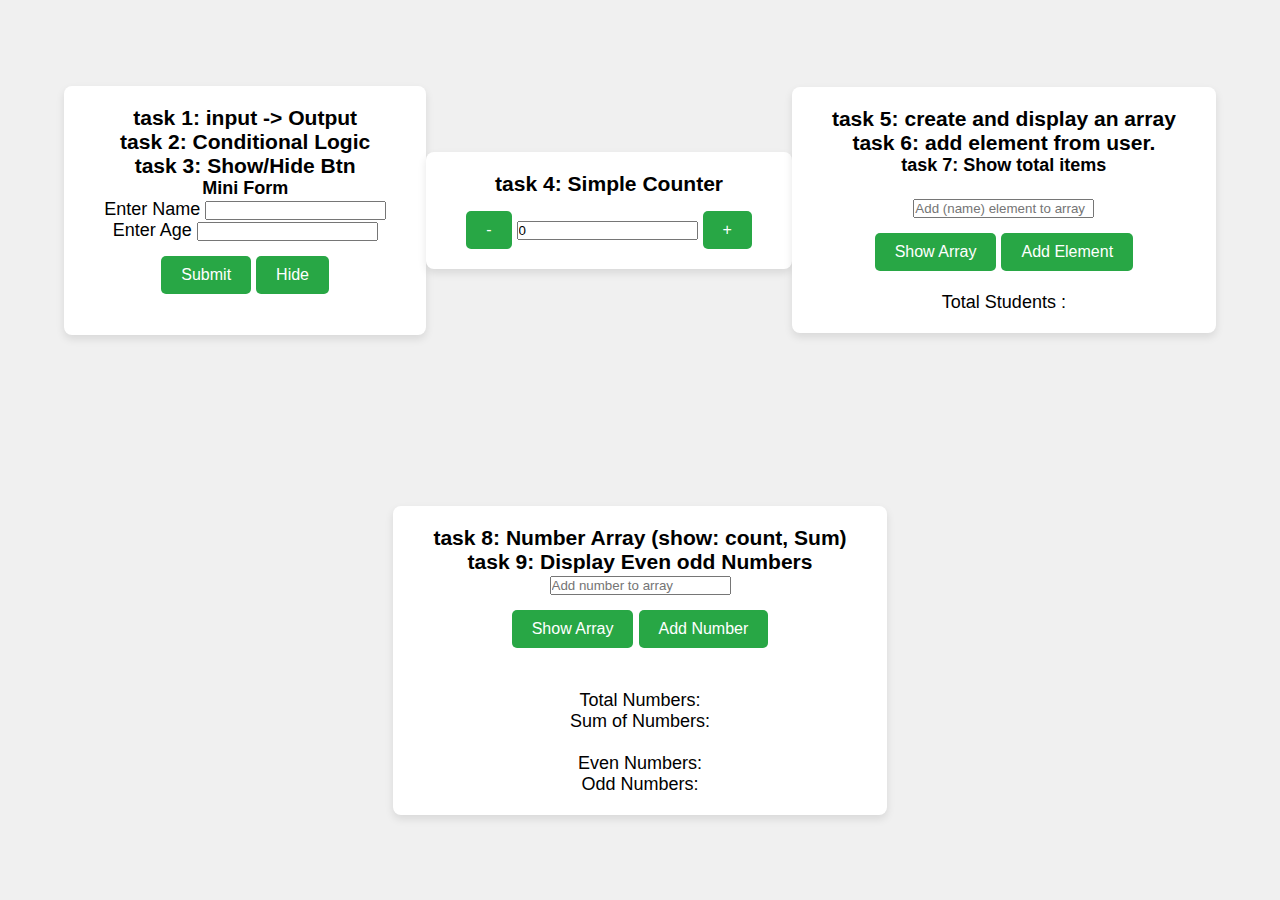
<file: day 3/index.html>
<!DOCTYPE html>
<html lang="en">

<head>
    <meta charset="UTF-8">
    <meta name="viewport" content="width=device-width, initial-scale=1.0">
    <title>day 3</title>
    <link rel="stylesheet" href="/style.css">
</head>

<body>
    <div>
        <h3>task 1: input -> Output</h3>
        <h3>task 2: Conditional Logic</h3>
        <h3>task 3: Show/Hide Btn</h3>
        <h4>Mini Form</h4>
        <form action="">
            Enter Name <input type="text" id="name"><br>
            Enter Age <input type="Number" id="age"><br>
            <button id="btn1" class="btn">Submit</button> <button id="showM" class="btn">Hide</button>
        </form><br>
        <p id="showOP"></p>
    </div>

    <div>
        <h3>task 4: Simple Counter</h3>

        <button class="btn" id="decBtn"> - </button> <input type="text" id="numShow" value=0 readonly>
        <button class="btn" id="incBtn"> + </button>
    </div>
    <br>
    <div>
        <h3>task 5: create and display an array</h3>
        <h3>task 6: add element from user.</h3>
        <h4>task 7: Show total items</h4>
        <br>
        <input type="text" id="arrInput" placeholder="Add (name) element to array"><br>
        <button class="btn" id="arrBtn">
            Show Array</button>
        <button class="btn" id="addElem">Add Element</button>
        <br>
        <br>
        <p id="arrShow"></p>
        <p>Total Students : <span id="totalStudents"></span></p>
    </div>

    <div>
        <h3>task 8: Number Array (show: count, Sum)</h3>
        <h3>task 9: Display Even odd Numbers </h3>
        <input type="number" id="numArrInput" placeholder="Add number to array"><br>
        <button class="btn" id="numArrBtn">Show Array</button>
        <button class="btn" id="addNumElem">Add Number</button>
        <br><br>
        <p id="numArrShow"></p>
        <br>
        <p>Total Numbers: <span id="totalNumbers"></span></p>
        <p>Sum of Numbers: <span id="sumOfNumbers"></span></p>
        <br>
        <p>Even Numbers: <span id="evenNumbers"></span></p>
        <p>Odd Numbers: <span id="oddNumbers"></span></p>
    </div>
</body>
<script src="script.js"></script>

</html>
</file>
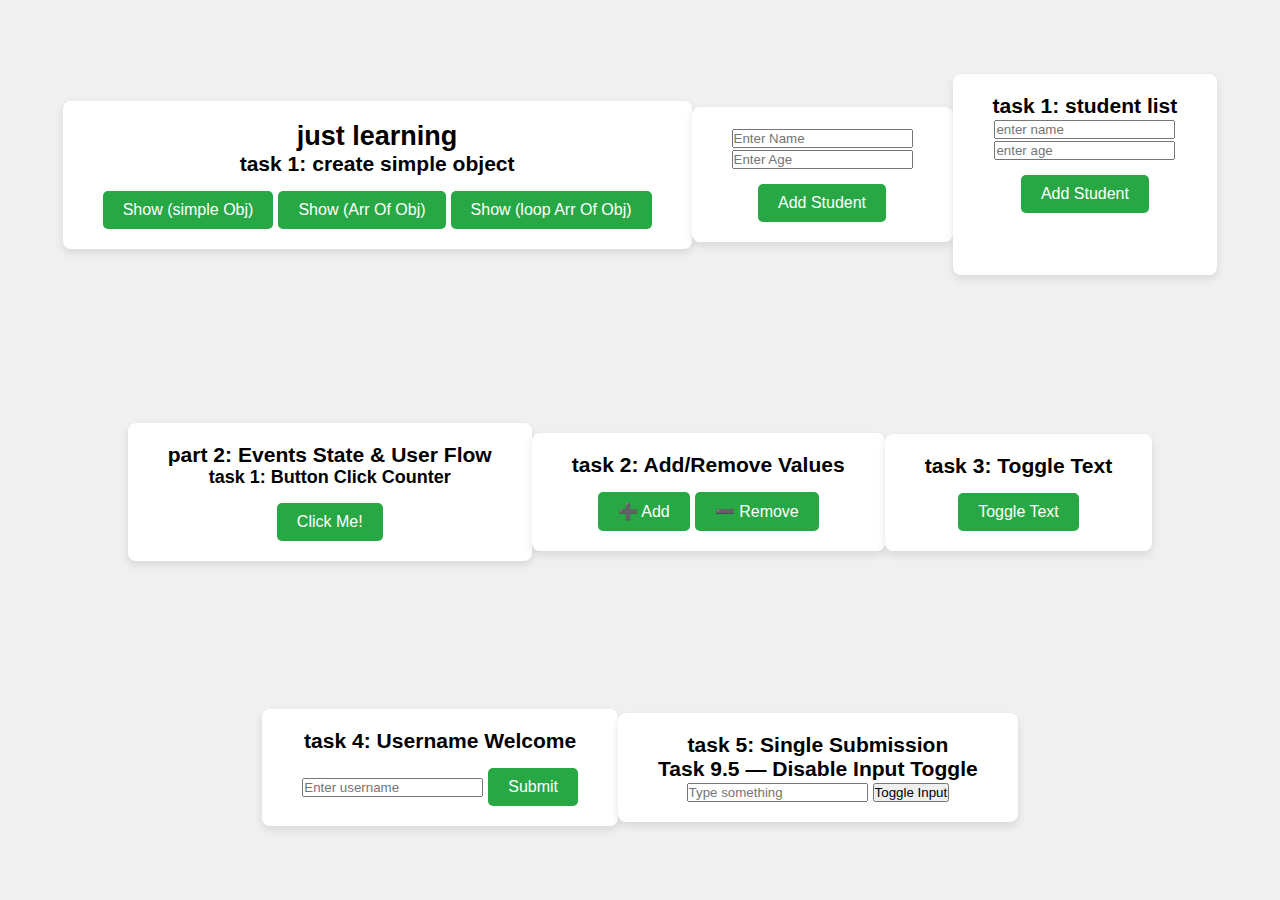
<file: day 4/index.html>
<!DOCTYPE html>
<html lang="en">

<head>
    <meta charset="UTF-8">
    <meta name="viewport" content="width=device-width, initial-scale=1.0">
    <title>Day 4 </title>
    <link rel="stylesheet" href="/style.css">
</head>

<body>
    <div>
        <h2>just learning</h2>
        <h3>task 1: create simple object</h3>
        <p id="output"></p>
        <button onclick="show1()" class="btn">Show (simple Obj)</button>
        <button onclick="show2()" class="btn">Show (Arr Of Obj)</button>
        <button onclick="show3()" class="btn">Show (loop Arr Of Obj)</button>

    </div>

    <div>
        <!-- task learning: -->
        <!-- creating objects dynamically and adding it into array -->
        <input type="text" id="name" placeholder="Enter Name"><br>
        <input type="number" id="age" placeholder="Enter Age"><br>
        <button onclick="addStudent()" class="btn">Add Student</button>
        <p id="studentList"></p>
    </div>

    <div>
        <h3>task 1: student list</h3>
        <input type="text" placeholder="enter name" id="Sname">
        <br>
        <input type="number" placeholder="enter age" id="Sage">
        <br>
        <!--<button> Show List </button>-->
        <button onclick="AddStu()" class="btn"> Add Student </button>
        <p id="Slist">

        </p><br>
        <p id="above"></p>
        <br>
        <p id="below"></p>
        <p id="showCount"></p>
    </div>
    <!-- part 2 started -->
    <div>
        <h3>part 2: Events State & User Flow</h3>
        <h4>task 1: Button Click Counter</h4>
        <button onclick="countClicks()" class="btn" id="btnCount">Click Me!</button>
        <p id="clickCount"></p>
    </div>
    <div>

        <h3>task 2: Add/Remove Values</h3>
        <button onclick="addValue()" class="btn">➕ Add</button>
        <button onclick="removeValue()" class="btn">➖ Remove</button>
        <p id="currentValue"></p>

    </div>
    <div>
        <h3>task 3: Toggle Text</h3>
        <button onclick="toggleText()" class="btn">Toggle Text</button>
        <p id="toggleOutput"></p>
    </div>
    <div>
      
        <h3>task 4: Username Welcome</h3>
        <input type="text" id="username" placeholder="Enter username">
        <button onclick="submitUsername()" class="btn">Submit</button>
        <p id="displayUsername"></p>

    </div>
    <div>
       
        <h3>task 5: Single Submission</h3>
        <h3>Task 9.5 — Disable Input Toggle</h3>
    <input type="text" id="singleInput" placeholder="Type something">
    <button onclick="singleSubmit()">Toggle Input</button>
    <p id="submissionMessage"></p>
    </div>

</body>
<script src="script.js"></script>

</html>
</file>
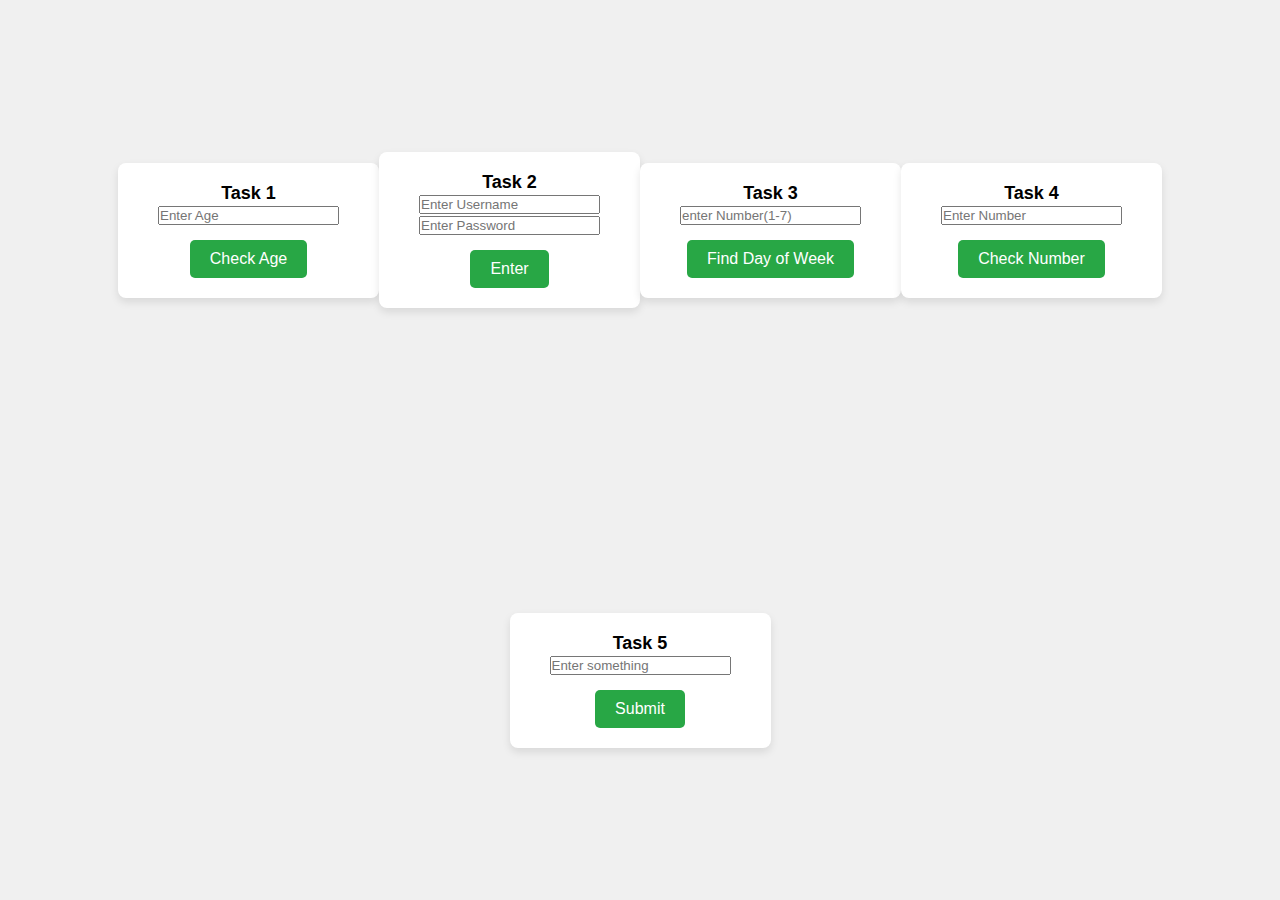
<file: day 5/index.html>
<!DOCTYPE html>
<html lang="en">

<head>
    <meta charset="UTF-8">
    <meta name="viewport" content="width=device-width, initial-scale=1.0">
    <title>Day 5</title>
    <link rel="stylesheet" href="/style.css">
</head>

<body>
    <div>
        <h4>Task 1</h4>
        <input type="text" placeholder="Enter Age" id="ageInput"> <br>
        <button class="btn" id="checkBtn"> Check Age </button><br>
        <p id="display"></p>
    </div>
    <div>
        <h4>Task 2</h4>
        <input type="text" placeholder="Enter Username" id="usernameInput">
        <br>
        <input type="password" placeholder="Enter Password" id="passInput"> <br>
        <button class="btn" id="enterBtn">Enter</button>
        <br>
        <p id="displayMessage"></p>
    </div>
    <div>
        <h4>Task 3</h4>
        <input type="text" placeholder="enter Number(1-7)" id="numInput">
        <br>
        <button class="btn" id="findDay"> Find Day of Week</button>
        <br>
        <p id="displayDay"></p>
    </div>
    <div>
        <h4>Task 4</h4>
        <input type="text" placeholder="Enter Number" id="numberInput">
        <br>
        <button class="btn" id="checkNum"> Check Number</button>
        <br>
        <p id="displayNature"></p>
    </div>
    <div>
        <h4>Task 5</h4>
        <input type="text" id="textInput" placeholder="Enter something">
        <br>

        <button class="btn" id="processBtn">Submit</button>

        <p id="displayMsg"></p>
    </div>
</body>
<script src="script.js"></script>

</html>
</file>
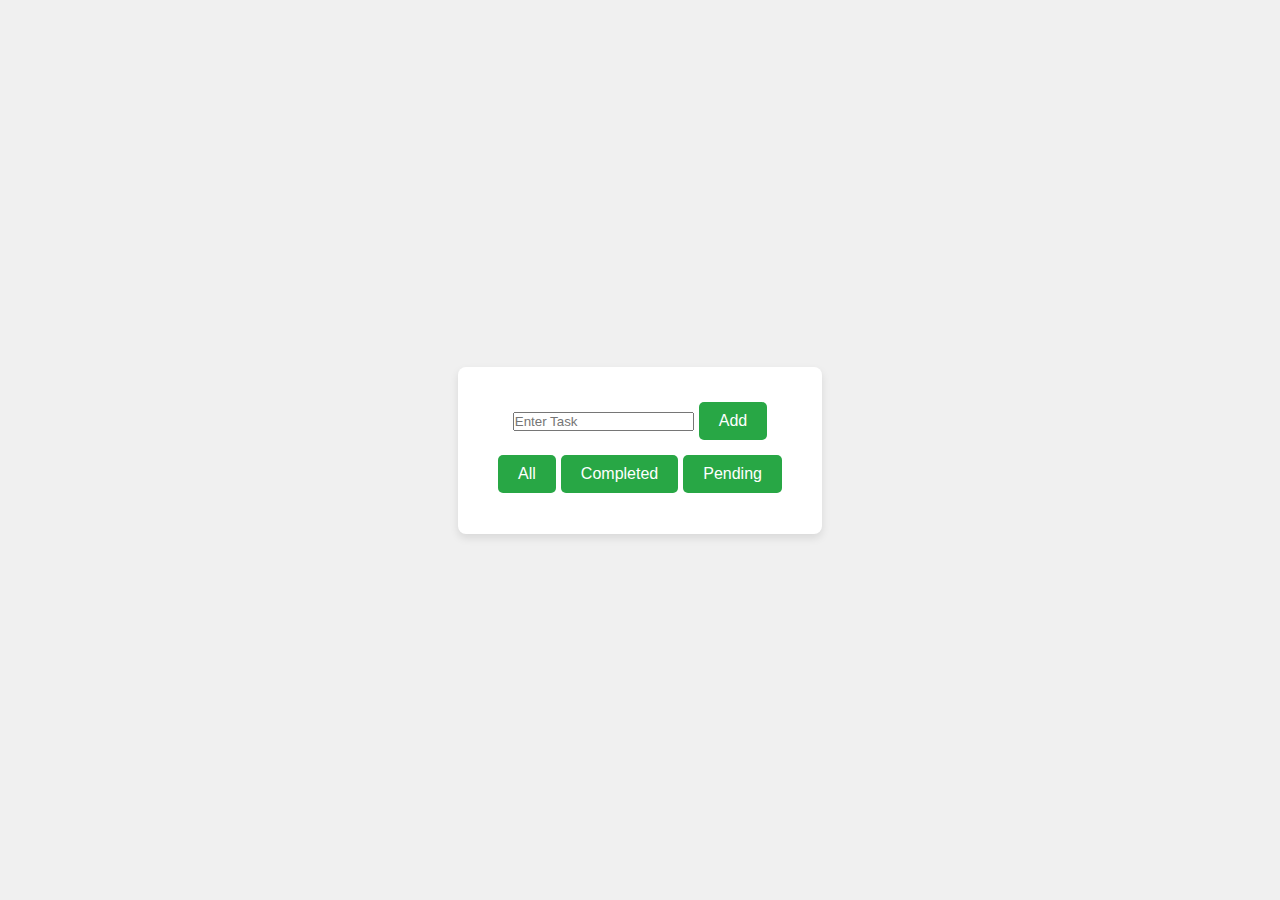
<file: day 6/index.html>
<!DOCTYPE html>
<html lang="en">

<head>
    <meta charset="UTF-8">
    <meta name="viewport" content="width=device-width, initial-scale=1.0">
    <title>Day 6</title>
    <link rel="stylesheet" href="/style.css">
    <style>
        .list-item {
            display: flex;
            justify-content: space-between;
            width: 300px;
            margin-top: 0;
            padding: 8px;
        }
    </style>
</head>

<body>
    <div>
        <input type="text" placeholder="Enter Task" id="itemInput">

        <button class="btn" id="addBtn"> Add </button>
        <br>
        <button onclick="setFilter('all')" class="btn">All</button>
        <button onclick="setFilter('done')" class="btn">Completed</button>
        <button onclick="setFilter('pending')" class="btn">Pending</button>



        <br>
        <p id="Msg"></p>

        <ul id="list" style="list-style:none ;"></ul>
        <br>
        <p id="itemCount"></p>
    </div>
</body>
<script src="script.js"></script>

</html>
</file>
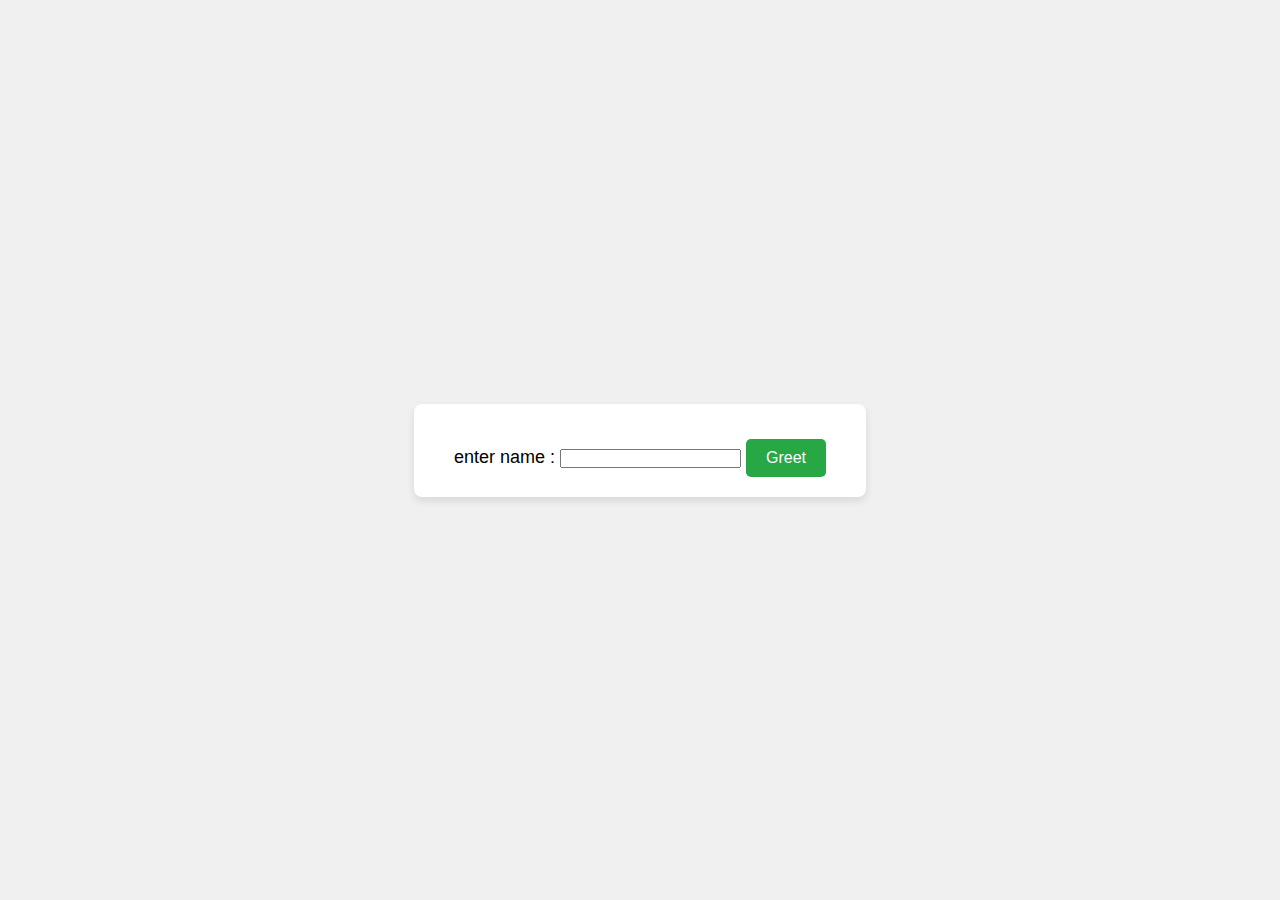
<file: day 7/index.html>
<!DOCTYPE html>
<html lang="en">

<head>
    <meta charset="UTF-8">
    <meta name="viewport" content="width=device-width, initial-scale=1.0">
    <title>Document</title>
    <link rel="stylesheet" href="/style.css">
</head>

<body>
    <div>
        enter name : <input type="text" id="nameInput">
        <button id="greetButton" class="btn" onclick="greet()">Greet</button>
        <p id="greetMsg"></p>
    </div>
</body>
<script src="script.js"></script>

</html>
</file>
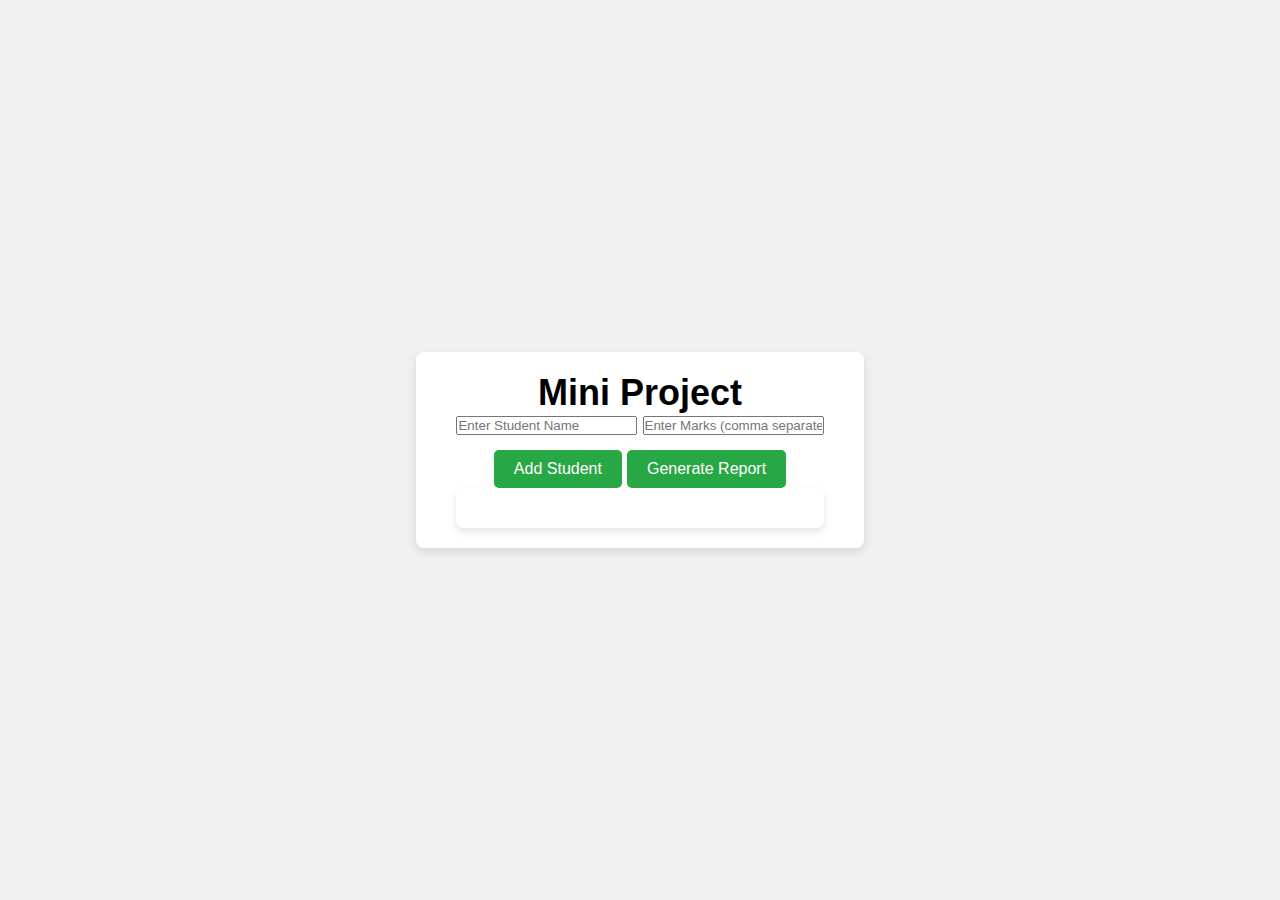
<file: mini Project before 14/index.html>
<!DOCTYPE html>
<html lang="en">

<head>
    <meta charset="UTF-8">
    <meta name="viewport" content="width=device-width, initial-scale=1.0">
    <title>Document</title>
    <link rel="stylesheet" href="/style.css">
</head>

<body>
    <div>
        <h1>Mini Project</h1>
        <input type="text" id="studentName" placeholder="Enter Student Name">
        <input type="text" id="studentMarks" placeholder="Enter Marks (comma separated)"> <br>
        <button class="btn" id="addStudentBtn" onclick="addStudent()">Add Student</button>
        <button class="btn" id="generateReportBtn" onclick="generateReport()">Generate Report</button> <br>
        <div id="report"></div>
    </div>
</body>
<script src="script.js"></script>

</html>
</file>
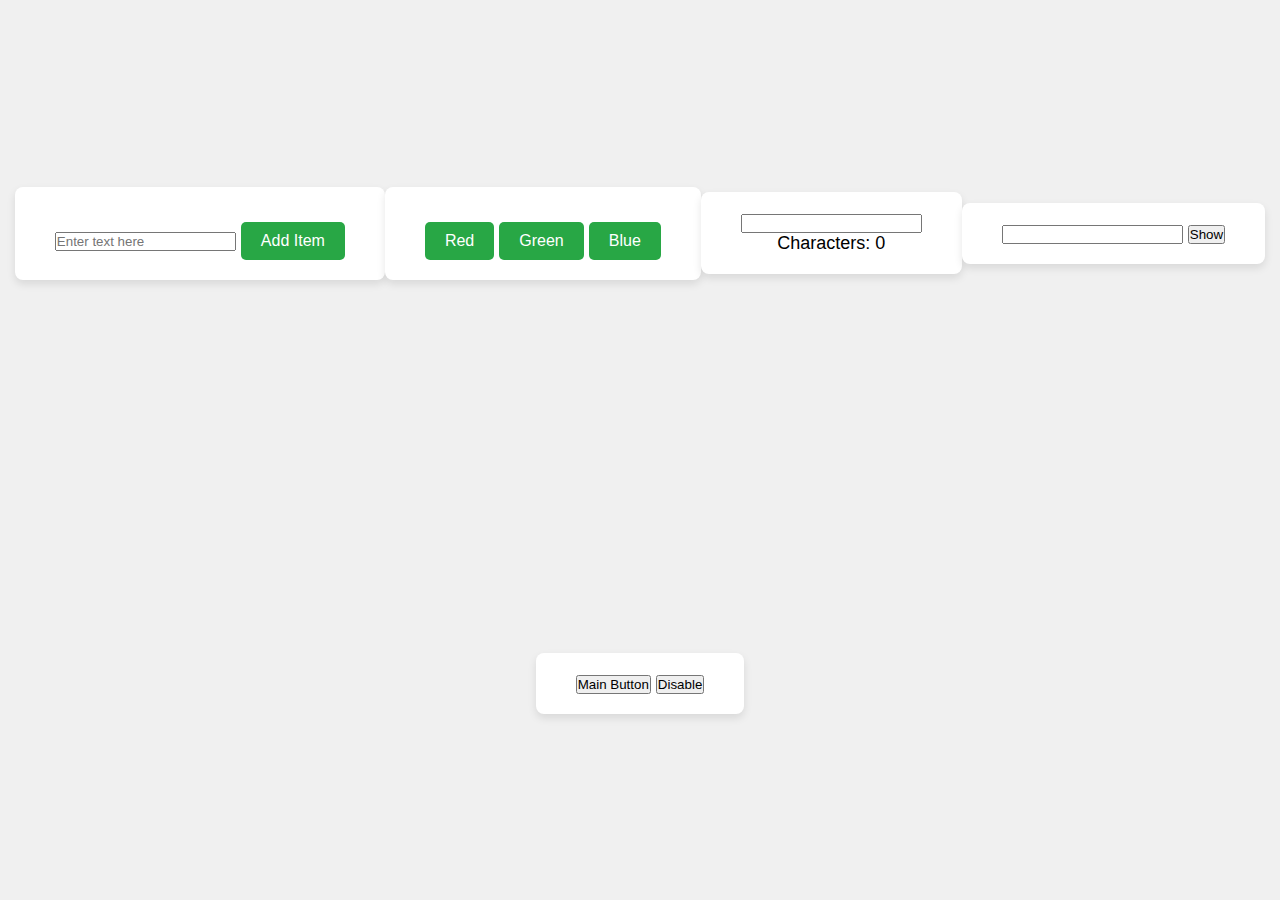
<file: practice before day 13/index.html>
<!DOCTYPE html>
<html lang="en">

<head>
    <meta charset="UTF-8">
    <meta name="viewport" content="width=device-width, initial-scale=1.0">
    <title>Document</title>
    <link rel="stylesheet" href="/style.css">
</head>

<body>
    <!-- task 3  -->
    <div>
        <input type="text" id="input-text" placeholder="Enter text here">
        <button id="addItem" class="btn">Add Item</button>
        <ul id="itemList"></ul>
    </div>

    <!-- task -->
    <div>
        <button class="btn changeColor" onclick="changeBg('red')">Red</button>
        <button class="btn changeColor" onclick="changeBg('green')">Green</button>
        <button class="btn changeColor" onclick="changeBg('blue')">Blue</button>
    </div>
    <div>
        <input type="text" id="textInput">
        <p id="charCount">Characters: 0</p>
    </div>
    <div>
        <input type="password" id="passwordInput">
<button id="toggleBtn">Show</button>

    </div>
    <div>
        <button id="mainBtn">Main Button</button>
<button id="toggleBtn2">Disable</button>

    </div>
</body>
<script src="script.js"></script>

</html>
</file>
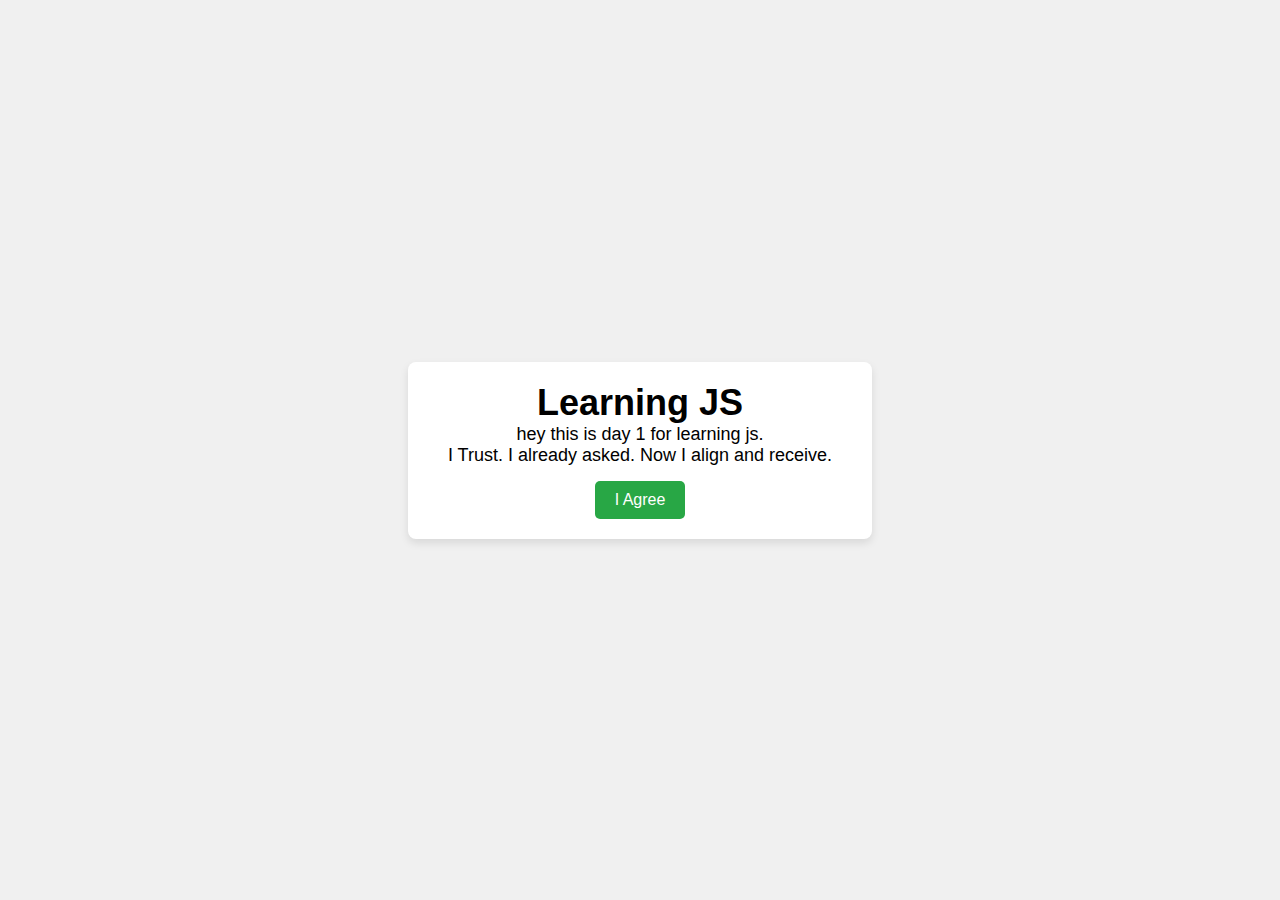
<file: day 1/part 1/index.html>
<!DOCTYPE html>
<html lang="en">

<head>
    <meta charset="UTF-8">
    <meta name="viewport" content="width=device-width, initial-scale=1.0">
    <title>day 1 (part 1)</title>
    <link rel="stylesheet" href="/style.css">
</head>

<body>
    <div>
        <h1 id="pg-heading">Learning JS</h1>
        <p class="pg-text">hey this is day 1 for learning js.</p>
        <p class="pg-text">I Trust. I already asked. Now I align and receive.</p>
        <button class="btn">I Agree</button>
    </div>
</body>

<script src="script.js"></script>

</html>
</file>
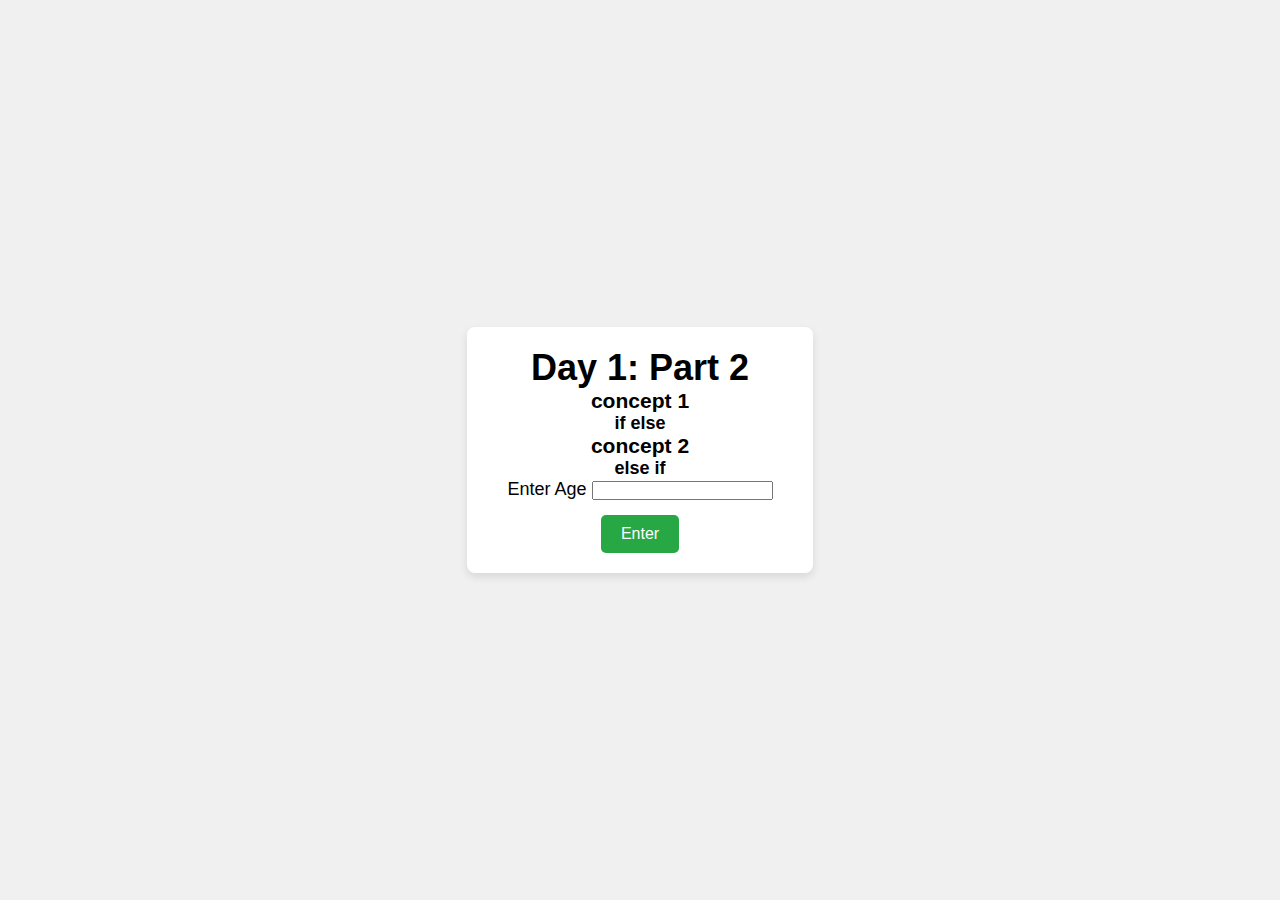
<file: day 1/part 2/index.html>
<!DOCTYPE html>
<html lang="en">

<head>
    <meta charset="UTF-8">
    <meta name="viewport" content="width=device-width, initial-scale=1.0">
    <title>day 1 (part 2) </title>
    <link rel="stylesheet" href="/style.css">
</head>

<body>
    <div>
        <h1>Day 1: Part 2</h1>

        <h3>concept 1</h3>
        <h4>if else</h4>
        <h3>concept 2</h3>
        <h4>else if</h4>

        Enter Age <input id="ip-1" type="number"><br>
        <button class="btn">Enter</button>
        <p></p>
        

    </div>
</body>

<script src="script.js"></script>

</html>
</file>
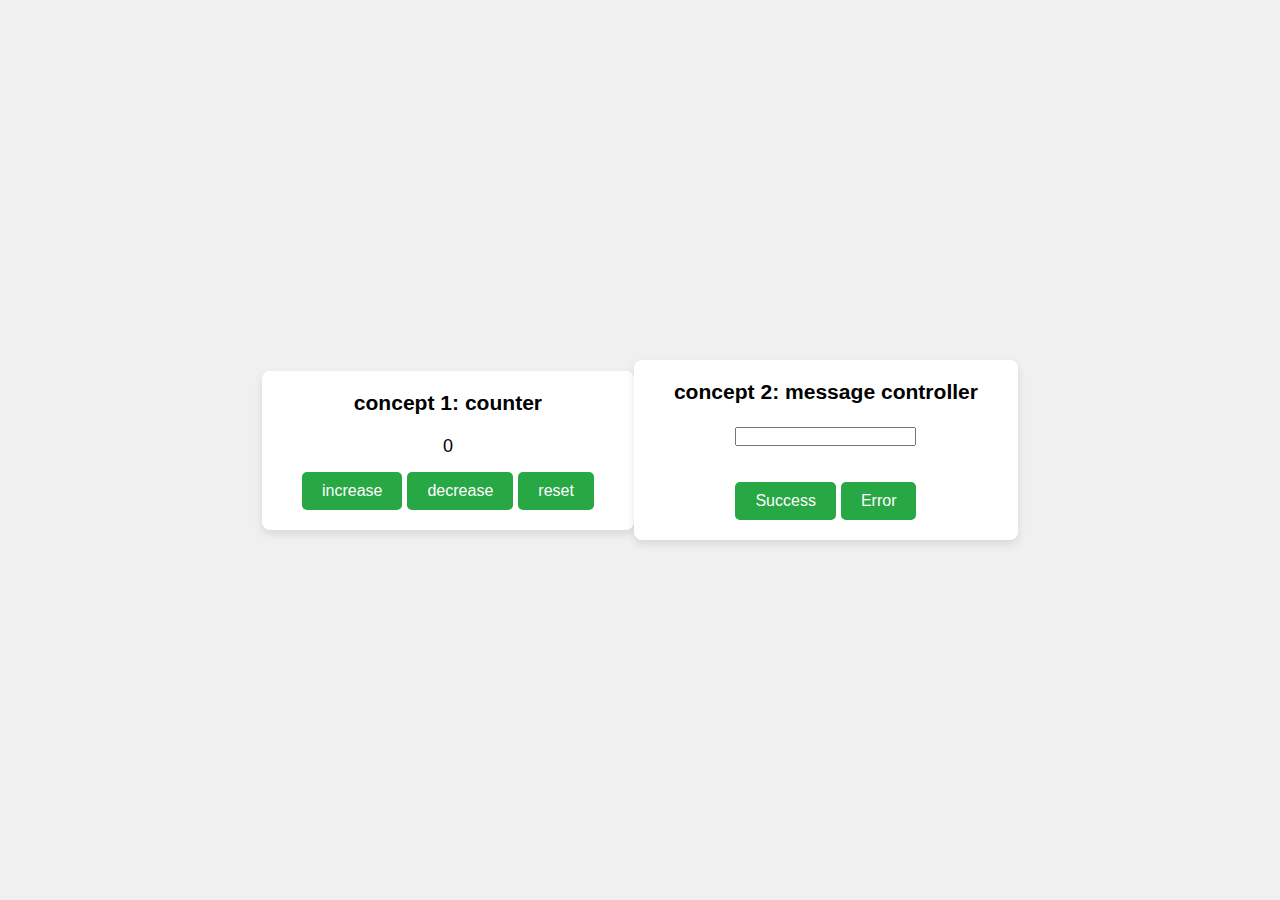
<file: day 2/part 1/index.html>
<!DOCTYPE html>
<html lang="en">

<head>
    <meta charset="UTF-8">
    <meta name="viewport" content="width=device-width, initial-scale=1.0">
    <title>day 2(part 1)</title>
    <link rel="stylesheet" href="/style.css">
</head>

<body>
    <div>
        <h3>concept 1:  counter  </h3>
        <br>
        <p>0</p>
        <button class="inc btn">increase</button>
        <button class="dec btn">decrease</button>
        <button class="res btn">reset</button>
    </div>
    <div>
        <h3>concept 2:  message controller</h3>
        <br>
        <input type="text" id="msg">
        <br><br>
        <p class="toShow"></p>
        <button class="success btn">Success</button>
        <button class="error btn">Error</button>
    </div>
</body>

<script src="script.js"></script>

</html>
</file>
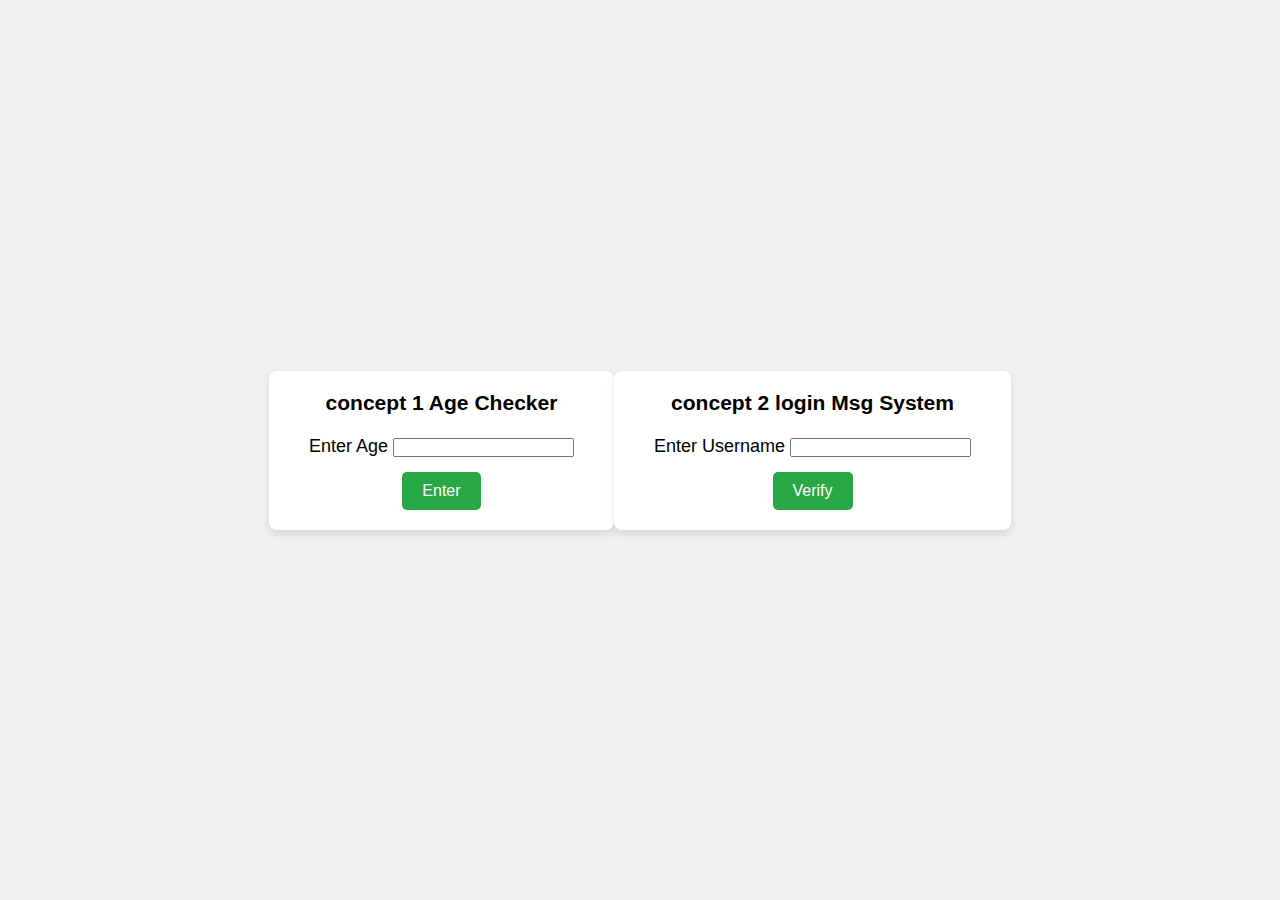
<file: day 2/part 2/index.html>
<!DOCTYPE html>
<html lang="en">

<head>
    <meta charset="UTF-8">
    <meta name="viewport" content="width=device-width, initial-scale=1.0">
    <title>day 2 (part 2) </title>
    <link rel="stylesheet" href="/style.css">
</head>

<body>
    <div>
        <!-- <h1>Day 2: Part 2</h1> -->

        <h3>concept 1 Age Checker</h3><br>

        Enter Age <input id="ip-1" type="number"><br>
        <button class="btn">Enter</button>
        <p></p>
        

    </div>

    <div>
        <h3>concept 2 login Msg System</h3>
        <br>
        Enter Username <input id="username" type="text"><br>
        <p id="show"></p>
        <button class="verify btn">Verify</button>
    </div>
</body>

<script src="script.js"></script>

</html>
</file>
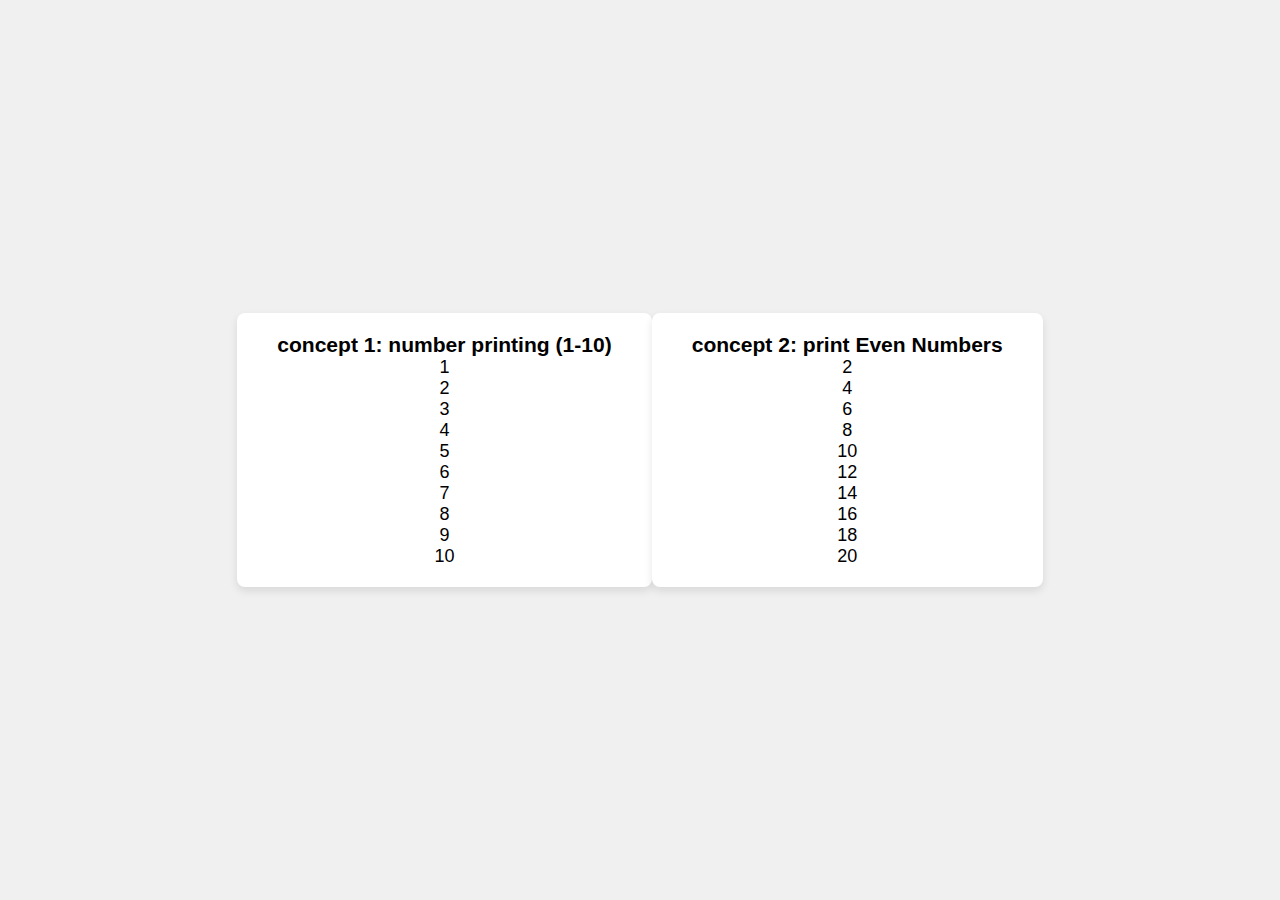
<file: day 2/part 3/index.html>
<!DOCTYPE html>
<html lang="en">
<head>
    <meta charset="UTF-8">
    <meta name="viewport" content="width=device-width, initial-scale=1.0">
    <title>day 2 (part 3)</title>
    <link rel="stylesheet" href="/style.css">
</head>
<body>
    <div>
        <h3>concept 1: number printing (1-10)</h3>

        <p id="numbers-print"></p>
    </div>

    <div>
        <h3>concept 2: print Even Numbers </h3>
        <p id="print-even"></p>
    </div>
</body>
<script src="script.js"></script>
</html>
</file>
<file: style.css>
*{
    margin: 0;
    padding: 0;
    box-sizing: border-box;
}

body{
    height: 100vh;
    display: flex;
    justify-content: center;
    align-items: center;
    background-color: #f0f0f0;
    font-family: Arial, sans-serif;
    font-size: 18px;
    flex-wrap: wrap;
}

div{
    background-color: #fff;
    padding: 20px 40px;
    border-radius: 8px;
    box-shadow: 0 4px 8px rgba(0, 0, 0, 0.1);
    text-align: center;
}
.btn{
    padding: 10px 20px;
    background-color: #28a745;
    color: white;
    border: none;
    border-radius: 5px;
    cursor: pointer;
    font-size: 16px;
    margin-top: 15px;
    transition: background-color 0.3s ease;
}

.btn:hover{
    background-color: #218838;
}
</file>
